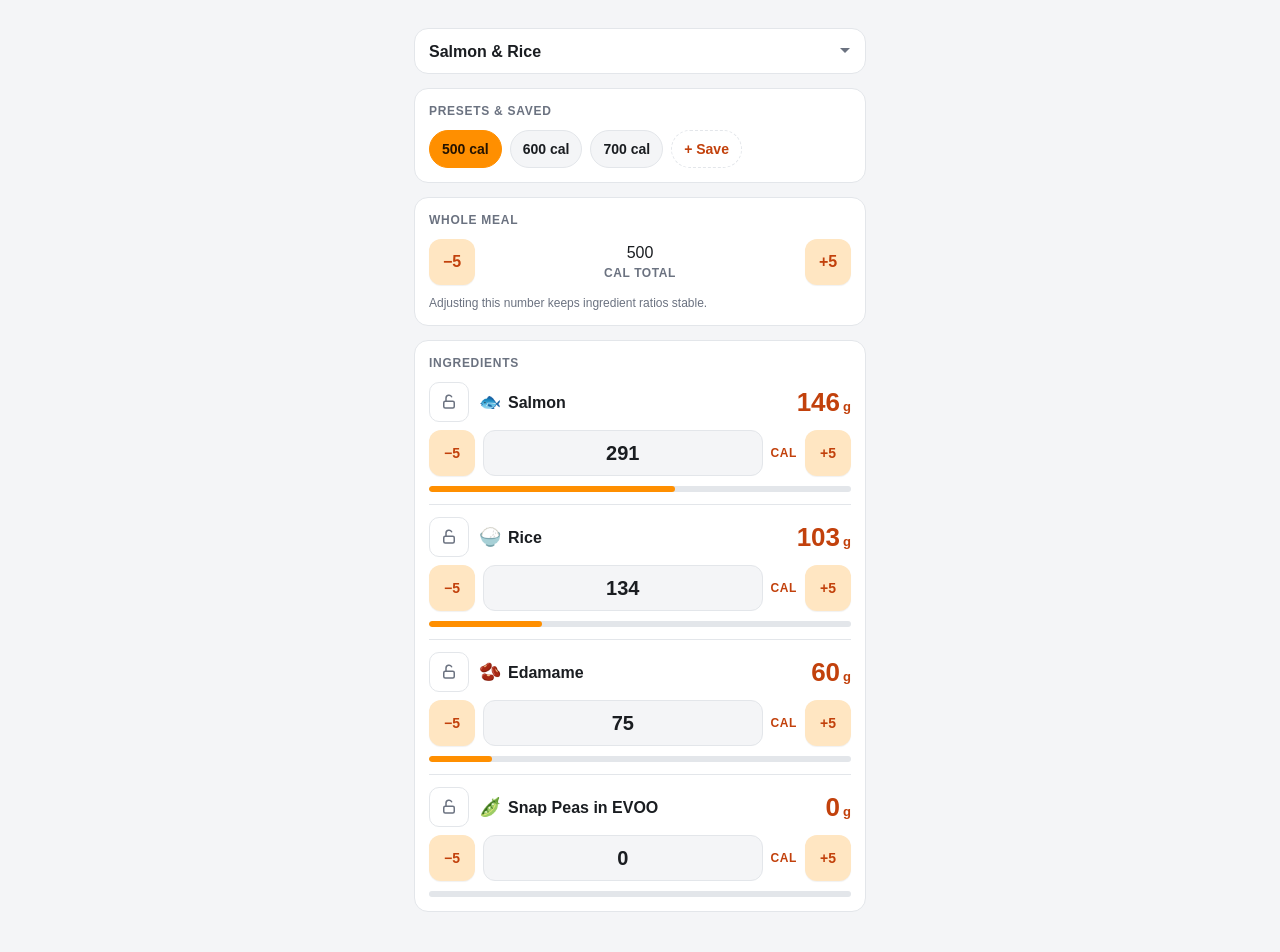
<file: index.html>
<!DOCTYPE html>
<html lang="en">
<head>
  <meta charset="utf-8">
  <meta name="viewport" content="width=device-width, initial-scale=1, maximum-scale=1, user-scalable=no, viewport-fit=cover">
  <meta name="theme-color" content="#ff8f00">
  <meta name="apple-mobile-web-app-capable" content="yes">
  <meta name="apple-mobile-web-app-status-bar-style" content="black-translucent">
  <meta name="apple-mobile-web-app-title" content="Meal Calc">
  <link rel="manifest" href="manifest.webmanifest">
  <link rel="apple-touch-icon" href="icon.svg">
  <link rel="icon" href="icon.svg" type="image/svg+xml">
  <link rel="stylesheet" href="styles.css?v=20260713134642">
  <title>Meal Calorie Calculator</title>
</head>
<body>
  <main class="app">
    <header class="app-head">
      <label class="meal-picker">
        <span class="visually-hidden">Meal</span>
        <select id="meal-select" aria-label="Select meal"></select>
      </label>
    </header>

    <section class="card" aria-label="Configurations">
      <div class="section-label">Presets &amp; saved</div>
      <div id="config-chips" class="chips"></div>
    </section>

    <section class="card total-card" aria-label="Whole meal total">
      <div class="section-label">Whole meal</div>
      <div class="total-row">
        <button id="total-down" class="step step-lg" type="button" aria-label="Decrease total by 5">−5</button>
        <div class="total-value">
          <input id="total-input" class="num total-num" type="number" step="5" min="0"
                 inputmode="numeric" aria-label="Total calories">
          <span class="unit">cal total</span>
        </div>
        <button id="total-up" class="step step-lg" type="button" aria-label="Increase total by 5">+5</button>
      </div>
      <p class="hint">Adjusting this number keeps ingredient ratios stable.</p>
    </section>

    <section class="card" aria-label="Ingredients">
      <div class="section-label">Ingredients</div>
      <div id="ingredients"></div>
    </section>
  </main>

  <!-- ?v= is a cache-busting token; run ./bump.sh before each deploy to refresh it -->
  <script src="meals.js?v=20260713134642"></script>
  <script src="app.js?v=20260713134642"></script>
</body>
</html>
</file>
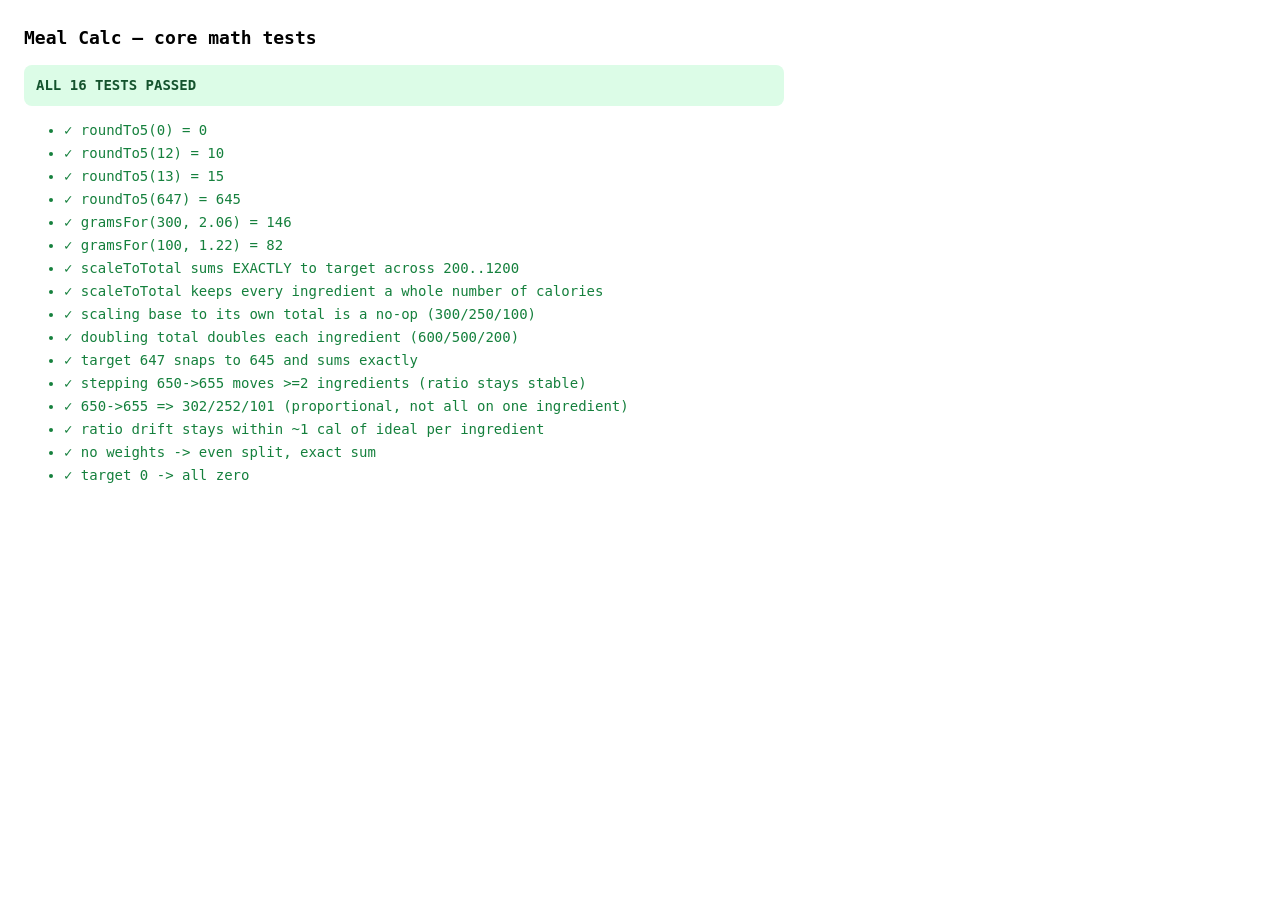
<file: tests.html>
<!DOCTYPE html>
<html lang="en">
<head>
  <meta charset="utf-8">
  <meta name="viewport" content="width=device-width, initial-scale=1">
  <title>Meal Calc — math tests</title>
  <style>
    body { font: 14px/1.5 ui-monospace, Menlo, Consolas, monospace; margin: 24px; max-width: 760px; }
    h1 { font-size: 18px; }
    .pass { color: #15803d; }
    .fail { color: #b91c1c; font-weight: 700; }
    .summary { margin: 14px 0; padding: 10px 12px; border-radius: 8px; font-weight: 700; }
    .ok { background: #dcfce7; color: #14532d; }
    .bad { background: #fee2e2; color: #7f1d1d; }
    li { margin: 2px 0; }
  </style>
</head>
<body>
  <h1>Meal Calc — core math tests</h1>
  <div id="summary" class="summary"></div>
  <ul id="results"></ul>

  <!-- meals.js intentionally NOT loaded: app.js exposes CalMath, then bails before init -->
  <script src="app.js"></script>
  <script>
    var M = window.CalMath;
    var results = document.getElementById('results');
    var pass = 0, fail = 0;

    function ok(cond, msg) {
      var li = document.createElement('li');
      li.className = cond ? 'pass' : 'fail';
      li.textContent = (cond ? '✓ ' : '✗ ') + msg;
      results.appendChild(li);
      cond ? pass++ : fail++;
    }

    function sum(o) { return M.totalOf(o); }
    function allIntegers(o) { for (var k in o) if (o[k] % 1 !== 0) return false; return true; }

    // roundTo5
    ok(M.roundTo5(0) === 0, 'roundTo5(0) = 0');
    ok(M.roundTo5(12) === 10, 'roundTo5(12) = 10');
    ok(M.roundTo5(13) === 15, 'roundTo5(13) = 15');
    ok(M.roundTo5(647) === 645, 'roundTo5(647) = 645');

    // gramsFor
    ok(M.gramsFor(300, 2.06) === 146, 'gramsFor(300, 2.06) = 146');
    ok(M.gramsFor(100, 1.22) === 82, 'gramsFor(100, 1.22) = 82');

    var names = ['Salmon', 'Rice', 'Edamame'];
    var base = { Salmon: 300, Rice: 250, Edamame: 100 }; // total 650

    // scaleToTotal: exact sum + whole-calorie parts, across a sweep of targets
    var sweepOk = true, intOk = true;
    for (var T = 200; T <= 1200; T += 5) {
      var a = M.scaleToTotal(names, base, T);
      if (sum(a) !== T) sweepOk = false;
      if (!allIntegers(a)) intOk = false;
    }
    ok(sweepOk, 'scaleToTotal sums EXACTLY to target across 200..1200');
    ok(intOk, 'scaleToTotal keeps every ingredient a whole number of calories');

    // ratios stay stable within rounding (<= 3 cal drift per ingredient at 650)
    var a650 = M.scaleToTotal(names, base, 650);
    ok(a650.Salmon === 300 && a650.Rice === 250 && a650.Edamame === 100,
       'scaling base to its own total is a no-op (300/250/100)');

    var a1300 = M.scaleToTotal(names, base, 1300); // exact double
    ok(a1300.Salmon === 600 && a1300.Rice === 500 && a1300.Edamame === 200,
       'doubling total doubles each ingredient (600/500/200)');

    // non-multiple-of-5 target snaps to nearest 5 and still sums exactly
    var a647 = M.scaleToTotal(names, base, 647);
    ok(sum(a647) === 645, 'target 647 snaps to 645 and sums exactly');

    // THE BUG FIX: stepping the total by 5 nudges ALL ingredients, not just one
    var a655 = M.scaleToTotal(names, base, 655); // from the 650 base
    var moved = names.filter(function (n) { return a655[n] !== base[n]; }).length;
    ok(sum(a655) === 655 && moved >= 2, 'stepping 650->655 moves >=2 ingredients (ratio stays stable)');
    ok(a655.Salmon === 302 && a655.Rice === 252 && a655.Edamame === 101,
       '650->655 => 302/252/101 (proportional, not all on one ingredient)');

    // ratio drift bound: each ingredient within 1 cal of the ideal proportional share
    var driftOk = true;
    [305, 515, 705, 905].forEach(function (T) {
      var a = M.scaleToTotal(names, base, T);
      names.forEach(function (n) {
        var ideal = (base[n] / 650) * T;
        if (Math.abs(a[n] - ideal) > 1) driftOk = false;
      });
    });
    ok(driftOk, 'ratio drift stays within ~1 cal of ideal per ingredient');

    // zero / missing weights -> even split summing to target
    var even = M.scaleToTotal(names, {}, 300);
    ok(sum(even) === 300 && allIntegers(even), 'no weights -> even split, exact sum');

    // zero target -> all zero
    var zero = M.scaleToTotal(names, base, 0);
    ok(sum(zero) === 0, 'target 0 -> all zero');

    var s = document.getElementById('summary');
    s.textContent = fail === 0 ? ('ALL ' + pass + ' TESTS PASSED') : (fail + ' FAILED, ' + pass + ' passed');
    s.className = 'summary ' + (fail === 0 ? 'ok' : 'bad');
  </script>
</body>
</html>
</file>
<file: styles.css>
/* styles.css — mobile-first, works on desktop. No framework. */

:root {
  --bg: #f4f5f7;
  --card: #ffffff;
  --ink: #1a1d21;
  --muted: #6b7280;
  --line: #e3e6ea;
  --accent: #ff8f00;        /* Princeton orange — fills, bars, active chips */
  --accent-ink: #241300;    /* text sitting ON the orange */
  --accent-soft: #ffe6c2;   /* soft orange tint for pressed states */
  --accent-text: #c2410c;   /* readable orange for text on light surfaces */
  --bar: #ff8f00;
  --danger: #b91c1c;
  --radius: 14px;
  --tap: 46px;
}

@media (prefers-color-scheme: dark) {
  :root {
    --bg: #0d0f12;
    --card: #171a1f;
    --ink: #eceef1;
    --muted: #9aa3ad;
    --line: #262b31;
    --accent: #ff9e1f;        /* slightly brighter orange for dark surfaces */
    --accent-ink: #241300;
    --accent-soft: #3a2610;
    --accent-text: #fdba74;   /* light orange for text on dark surfaces */
    --bar: #ff9e1f;
    --danger: #f87171;
  }
}

* { box-sizing: border-box; }

html { -webkit-text-size-adjust: 100%; }

body {
  margin: 0;
  background: var(--bg);
  color: var(--ink);
  font: 16px/1.4 -apple-system, BlinkMacSystemFont, "Segoe UI", Roboto, Helvetica, Arial, sans-serif;
  padding: env(safe-area-inset-top) env(safe-area-inset-right) env(safe-area-inset-bottom) env(safe-area-inset-left);
  touch-action: manipulation; /* kill double-tap-to-zoom so mis-taps don't zoom the app */
}

.app {
  max-width: 480px;
  margin: 0 auto;
  padding: 16px 14px 40px;
  display: flex;
  flex-direction: column;
  gap: 14px;
}

.visually-hidden, .visually-hidden {
  position: absolute; width: 1px; height: 1px; overflow: hidden; clip: rect(0 0 0 0);
}

/* ---------- header ---------- */
.app-head { display: flex; flex-direction: column; gap: 8px; }

.meal-picker select {
  width: 100%;
  min-height: var(--tap);
  font-size: 16px;
  font-weight: 600;
  color: var(--ink);
  background: var(--card);
  border: 1px solid var(--line);
  border-radius: var(--radius);
  padding: 0 40px 0 14px;
  appearance: none;
  -webkit-appearance: none;
  background-image: url("data:image/svg+xml,%3Csvg xmlns='http://www.w3.org/2000/svg' width='12' height='8' viewBox='0 0 12 8'%3E%3Cpath fill='%236b7280' d='M1 1l5 5 5-5'/%3E%3C/svg%3E");
  background-repeat: no-repeat;
  background-position: right 14px center;
}

/* ---------- cards ---------- */
.card {
  background: var(--card);
  border: 1px solid var(--line);
  border-radius: var(--radius);
  padding: 14px;
}

.section-label {
  font-size: 12px;
  font-weight: 700;
  text-transform: uppercase;
  letter-spacing: .06em;
  color: var(--muted);
  margin-bottom: 10px;
}

/* ---------- config chips ---------- */
.chips { display: flex; flex-wrap: wrap; gap: 8px; }

.chip {
  display: inline-flex;
  align-items: center;
  gap: 4px;
  min-height: 38px;
  padding: 0 12px;
  font-size: 14px;
  font-weight: 600;
  color: var(--ink);
  background: var(--bg);
  border: 1px solid var(--line);
  border-radius: 999px;
  cursor: pointer;
}

.chip-active {
  background: var(--accent);
  border-color: var(--accent);
  color: var(--accent-ink);
}

.chip-x {
  border: 0;
  background: transparent;
  color: inherit;
  font-size: 16px;
  line-height: 1;
  padding: 2px 2px 2px 4px;
  margin-left: 2px;
  cursor: pointer;
  opacity: .7;
}
.chip-x:hover { opacity: 1; }

/* the save action, same footprint as a preset chip but visually an action */
.chip-save { border-style: dashed; color: var(--accent-text); background: transparent; }
.chip-save:hover { border-color: var(--accent); }

/* ---------- total ---------- */
.total-row {
  display: grid;
  grid-template-columns: var(--tap) 1fr var(--tap);
  gap: 10px;
  align-items: center;
}

.total-value { text-align: center; }

.total-num {
  width: 100%;
  text-align: center;
  font-size: 34px;
  font-weight: 700;
  border: 0;
  background: transparent;
  color: var(--ink);
}

.total-value .unit {
  display: block;
  font-size: 12px;
  font-weight: 600;
  color: var(--muted);
  text-transform: uppercase;
  letter-spacing: .05em;
}

.hint { margin: 10px 0 0; font-size: 12px; color: var(--muted); }

/* ---------- steppers ---------- */
.step {
  min-width: var(--tap);
  min-height: var(--tap);
  border: 1px solid transparent;
  background: var(--accent-soft);   /* tinted fill so it reads as a button, not the number field */
  color: var(--accent-text);
  font-size: 14px;
  font-weight: 800;
  border-radius: 12px;
  cursor: pointer;
  box-shadow: 0 1px 1px rgba(0, 0, 0, 0.06);
  -webkit-user-select: none;
  user-select: none;
}
.step:hover { border-color: var(--accent); }
.step:active { background: var(--accent); color: var(--accent-ink); border-color: var(--accent); box-shadow: none; }
.step-lg { font-size: 16px; }

/* ---------- ingredient rows ---------- */
.row { padding: 12px 0; border-top: 1px solid var(--line); }
.row:first-child { border-top: 0; padding-top: 0; }
.row:last-child { padding-bottom: 0; }

.row-head { display: flex; align-items: center; gap: 10px; margin-bottom: 8px; }
.row-name { flex: 1; min-width: 0; font-weight: 600; font-size: 16px; }
.row-emoji { margin-right: 7px; font-size: 18px; }

/* per-ingredient lock toggle */
.lock {
  flex: none;
  width: 40px; height: 40px;
  display: inline-flex; align-items: center; justify-content: center;
  border: 1px solid var(--line);
  background: var(--card);
  color: var(--muted);
  border-radius: 10px;
  cursor: pointer;
}
.lock.lock-on { background: var(--accent-soft); border-color: transparent; color: var(--accent-text); }
.lock .ic-closed { display: none; }
.lock.lock-on .ic-open { display: none; }
.lock.lock-on .ic-closed { display: inline-block; }
/* grams is the hero number during meal prep */
.row-grams { display: inline-flex; align-items: baseline; gap: 3px; color: var(--accent-text); white-space: nowrap; }
.g-num { font-weight: 800; font-size: 26px; line-height: 1; }
.g-unit { font-weight: 700; font-size: 13px; }

.stepper {
  display: grid;
  grid-template-columns: var(--tap) 1fr auto var(--tap);
  gap: 8px;
  align-items: center;
}

.num {
  font-size: 16px; /* >=16px prevents iOS zoom-on-focus */
  font: inherit;
}

.row-cal {
  width: 100%;
  min-height: var(--tap);
  text-align: center;
  font-size: 20px;
  font-weight: 700;
  border: 1px solid var(--line);
  border-radius: 12px;
  background: var(--bg);
  color: var(--ink);
}

/* locked ingredient: dim its steppers, keep the pinned value readable */
.step:disabled { opacity: .4; cursor: default; box-shadow: none; }
.row.locked .row-cal { border-color: var(--accent); background: var(--accent-soft); }
.row-cal:disabled { opacity: 1; color: var(--ink); -webkit-text-fill-color: var(--ink); }

.stepper .unit {
  font-size: 12px;
  color: var(--accent-text);
  font-weight: 800;
  text-transform: uppercase;
  letter-spacing: .05em;
}

/* strip native number spinners */
.num::-webkit-outer-spin-button,
.num::-webkit-inner-spin-button { -webkit-appearance: none; margin: 0; }
.num[type=number] { -moz-appearance: textfield; appearance: textfield; }

.bar { margin-top: 10px; height: 6px; background: var(--line); border-radius: 999px; overflow: hidden; }
.bar-fill { height: 100%; background: var(--bar); border-radius: 999px; transition: width .12s ease; }

/* ---------- desktop niceties ---------- */
@media (min-width: 600px) {
  .app { padding-top: 28px; }
  .btn-save:hover, .chip:hover, .step:hover { filter: brightness(0.98); }
}
</file>
